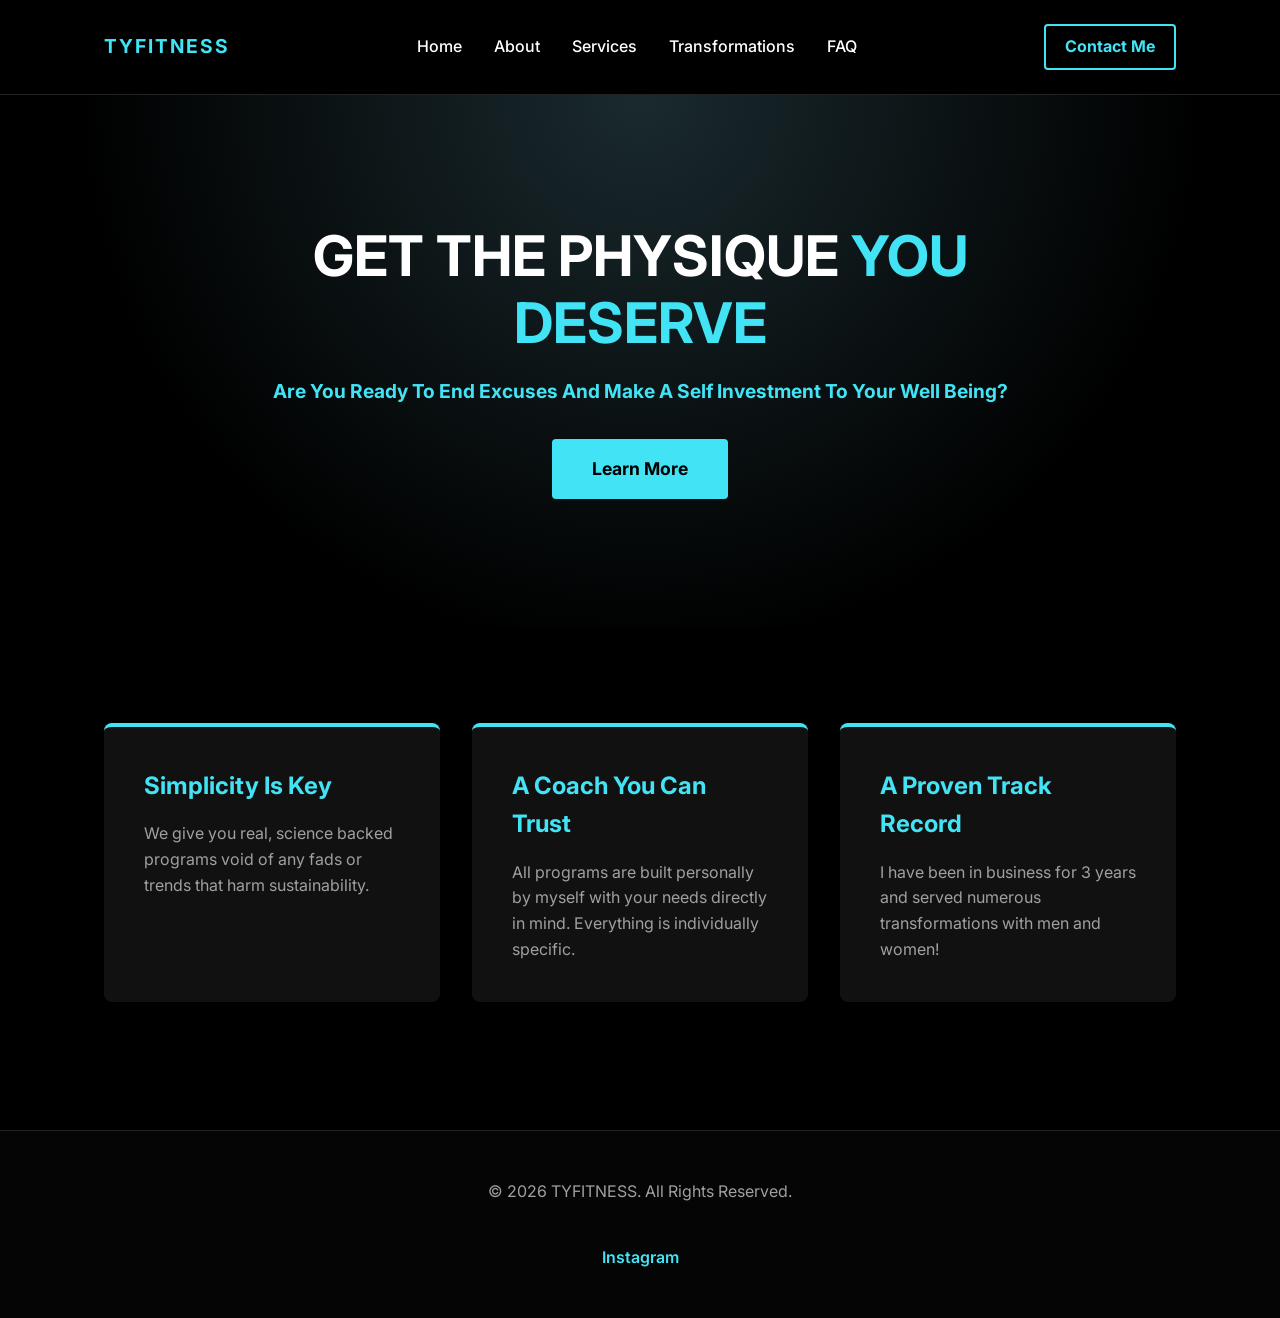
<file: index.html>
<!DOCTYPE html>
<html lang="en">
<head>
    <meta charset="UTF-8">
    <meta name="viewport" content="width=device-width, initial-scale=1.0">
    <title>TYFITNESS | Science-Based Coaching</title>
    <link rel="stylesheet" href="style.css">
</head>
<body>

    <header>
        <nav class="navbar">
            <div class="logo">
                <h2>TYFITNESS</h2> 
            </div>
            <ul class="nav-links">
                <li><a href="index.html" class="highlight">Home</a></li>
                <li><a href="about.html">About</a></li>
                <li><a href="services.html">Services</a></li>
                <li><a href="results.html">Transformations</a></li>
                <li><a href="faq.html">FAQ</a></li>
            </ul>
            <a href="contact.html" class="nav-cta">Contact Me</a>
        </nav>
    </header>

    <section class="hero">
        <div class="hero-content">
            <h1>GET THE PHYSIQUE <span class="highlight">YOU DESERVE</span></h1>
            <p style="color: var(--accent-color); font-weight: bold; font-size: 1.2rem; margin-bottom: 2rem;">Are You Ready To End Excuses And Make A Self Investment To Your Well Being?</p>
            <a href="services.html" class="cta-button primary-btn">Learn More</a>
        </div>
    </section>

    <section class="approach-section">
        <div class="roadmap-grid"> 
            <div class="step-card">
                <h3 class="highlight">Simplicity Is Key</h3>
                <p>We give you real, science backed programs void of any fads or trends that harm sustainability.</p>
            </div>
            <div class="step-card">
                <h3 class="highlight">A Coach You Can Trust</h3>
                <p>All programs are built personally by myself with your needs directly in mind. Everything is individually specific.</p>
            </div>
            <div class="step-card">
                <h3 class="highlight">A Proven Track Record</h3>
                <p>I have been in business for 3 years and served numerous transformations with men and women!</p>
            </div>
        </div>
    </section>

    <footer>
        <div class="footer-content">
            <p>&copy; 2026 TYFITNESS. All Rights Reserved.</p>
            <div class="social-links" style="margin-top: 1rem;">
                <a href="https://www.instagram.com/tyfit101" target="_blank">Instagram</a>
            </div>
        </div>
    </footer>

</body>
</html>
</file>
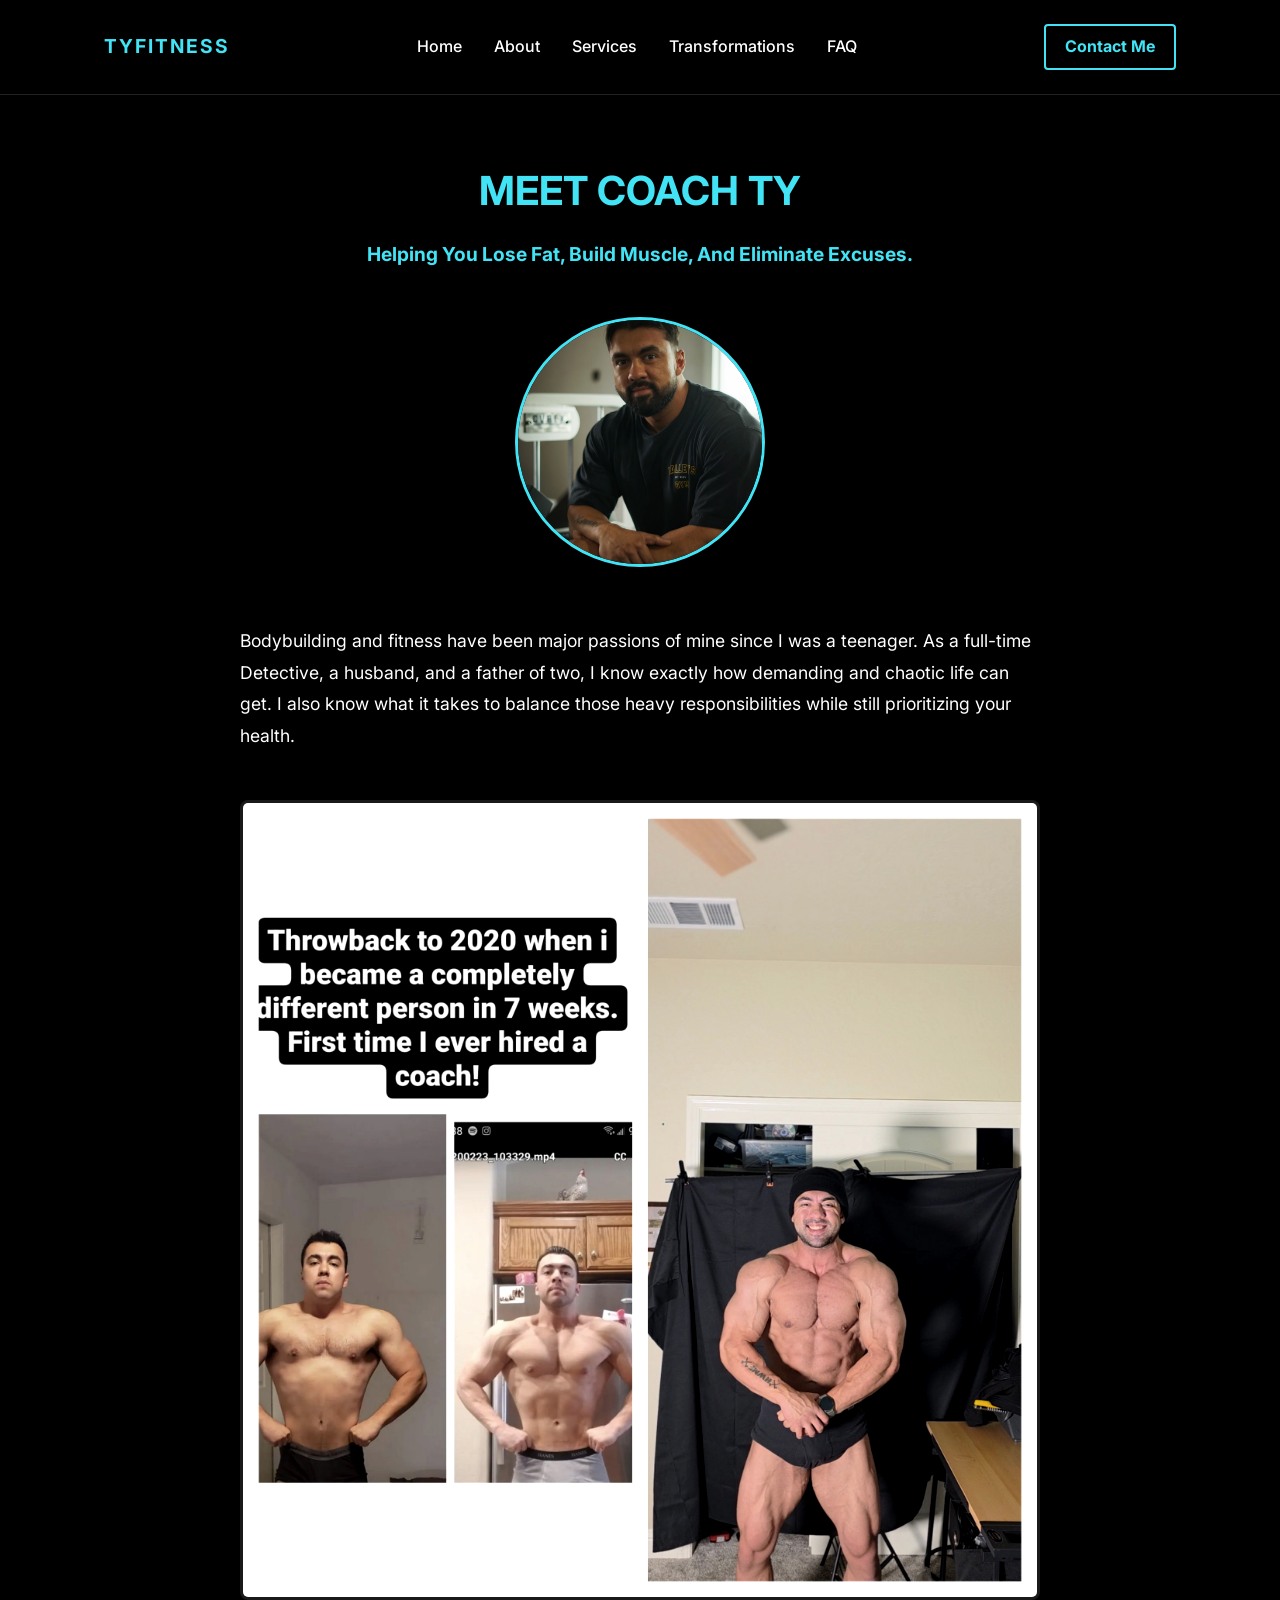
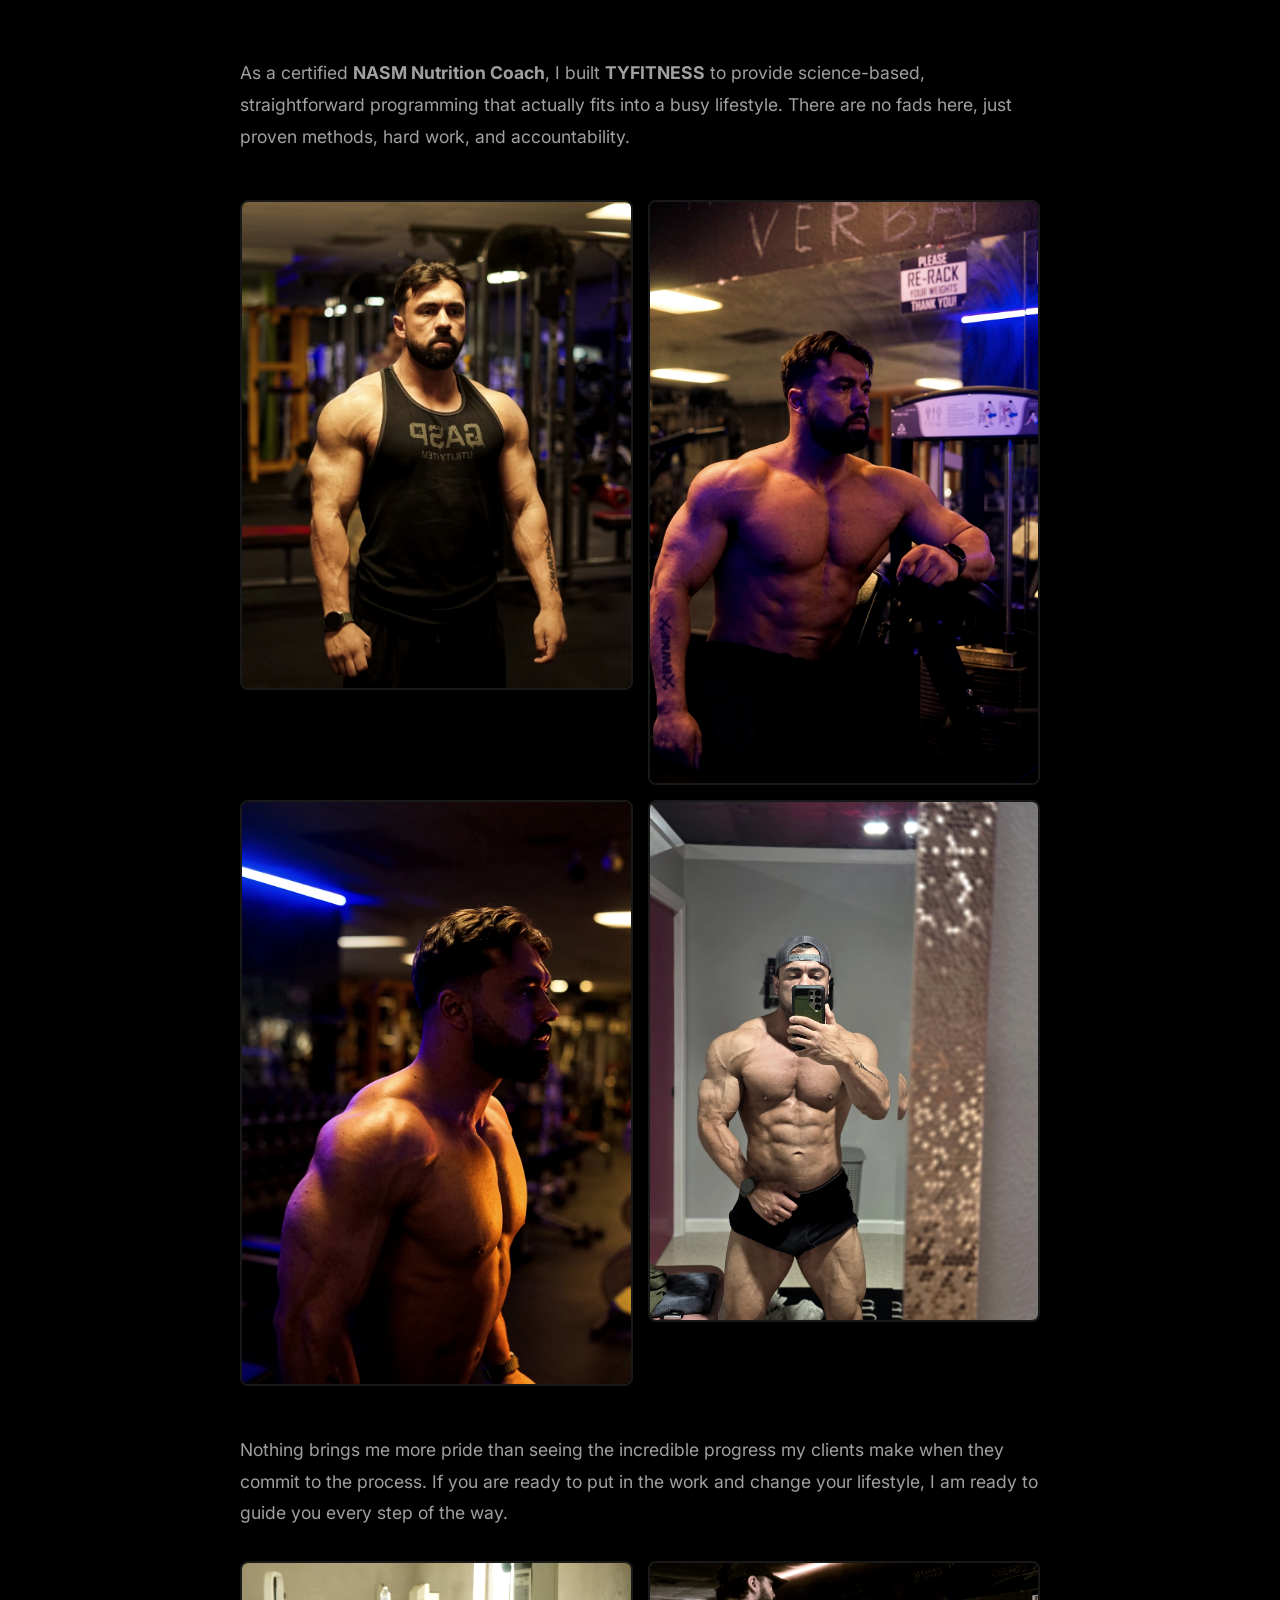
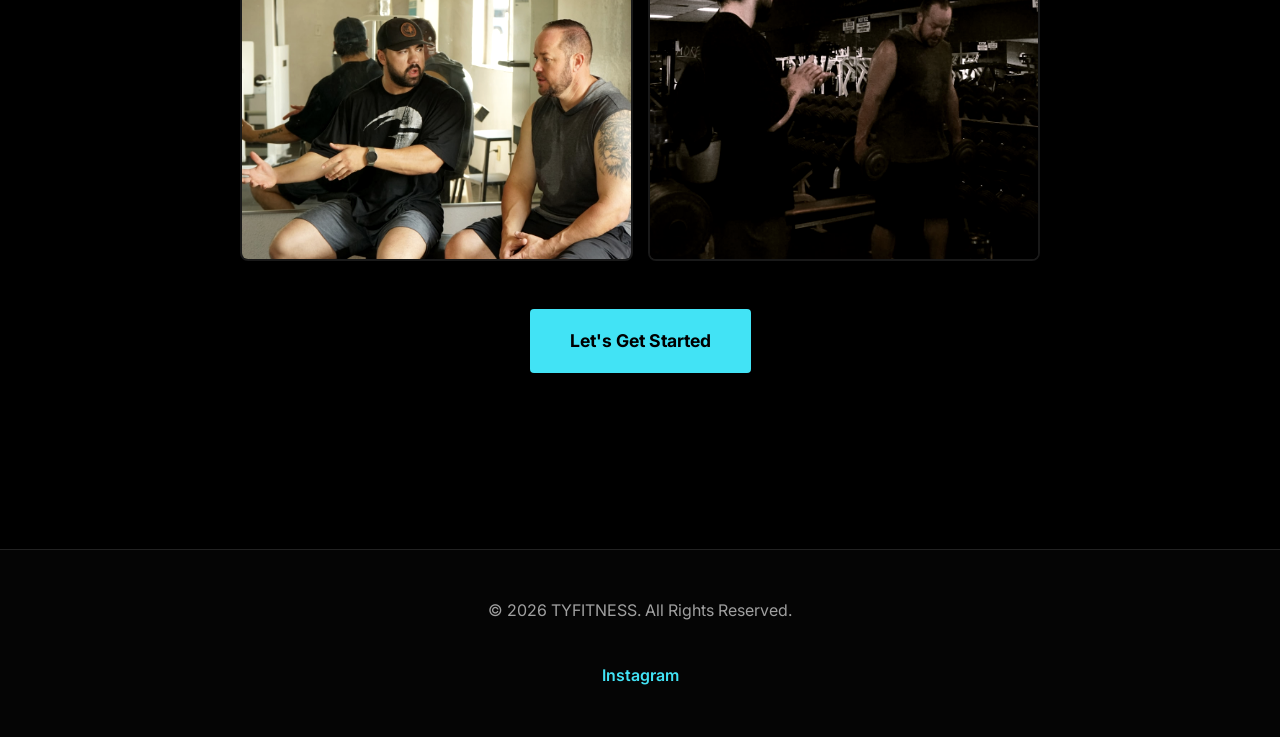
<file: about.html>
<!DOCTYPE html>
<html lang="en">
<head>
    <meta charset="UTF-8">
    <meta name="viewport" content="width=device-width, initial-scale=1.0">
    <title>About Coach Ty | TYFITNESS</title>
    <link rel="stylesheet" href="style.css">
    
    <style>
        /* Container Layouts */
        .transformation-highlight { margin: 3rem 0; text-align: center; }
        .physique-grid { display: grid; grid-template-columns: repeat(2, 1fr); gap: 15px; margin: 3rem 0; }
        .coaching-grid { display: grid; grid-template-columns: repeat(auto-fit, minmax(250px, 1fr)); gap: 15px; margin: 2rem 0 3rem 0; }

        /* Shared Image Styling for All Sections */
        .transformation-highlight img, 
        .physique-grid img, 
        .coaching-grid img {
            width: 100%;
            border-radius: 8px;
            border: 2px solid #222;
            object-fit: cover;
            filter: contrast(1.1) saturate(0.85); /* Cohesive gritty look */
            transition: all 0.3s ease-in-out;
            cursor: pointer; /* Tells the user "look at this" */
        }

        /* Specific heights for grids to keep them tidy */
        .coaching-grid img { height: 300px; }
        .transformation-highlight img { max-width: 100%; height: auto; border-width: 3px; }

        /* --- THE UNIFIED HOVER EFFECT --- */
        .transformation-highlight img:hover, 
        .physique-grid img:hover, 
        .coaching-grid img:hover {
            border-color: var(--accent-color);
            transform: scale(1.02); /* Subtle pop forward */
            filter: contrast(1.1) saturate(1); /* Returns to full color on hover */
            box-shadow: 0 0 20px rgba(66, 227, 245, 0.3); /* The Cyan Glow */
        }

        /* Mobile Adjustments */
        @media (max-width: 600px) {
            .physique-grid { grid-template-columns: 1fr; }
        }
    </style>
</head>
<body>

    <header>
        <nav class="navbar">
            <div class="logo">
                <h2>TYFITNESS</h2> 
            </div>
            <ul class="nav-links">
                <li><a href="index.html">Home</a></li>
                <li><a href="about.html" class="highlight">About</a></li> 
                <li><a href="services.html">Services</a></li>
                <li><a href="results.html">Transformations</a></li>
                <li><a href="faq.html">FAQ</a></li>
            </ul>
            <a href="contact.html" class="nav-cta">Contact Me</a>
        </nav>
    </header>

    <section id="about" class="gallery-section" style="padding-top: 4rem;">
        
        <div class="section-header" style="margin-bottom: 3rem;">
            <h2>MEET COACH TY</h2>
            <p style="color: var(--accent-color); font-weight: bold; font-size: 1.2rem;">Helping You Lose Fat, Build Muscle, And Eliminate Excuses.</p>
        </div>

        <div style="max-width: 800px; margin: 0 auto 3rem auto; line-height: 1.8; font-size: 1.1rem; color: var(--text-muted);">
            
            <div style="text-align: center; margin-bottom: 3rem;">
                <img src="ty-profile.jpg" alt="Coach Ty" style="width: 250px; height: 250px; border-radius: 50%; border: 3px solid var(--accent-color); object-fit: cover; background-color: #111;">
            </div>

            <p style="margin-bottom: 1.5rem; color: var(--text-main);">
                Bodybuilding and fitness have been major passions of mine since I was a teenager. As a full-time Detective, a husband, and a father of two, I know exactly how demanding and chaotic life can get. I also know what it takes to balance those heavy responsibilities while still prioritizing your health.
            </p>

            <div class="transformation-highlight">
                <img src="ty-1.jpg" alt="Coach Ty's Personal Transformation">
            </div>

            <p style="margin-bottom: 1.5rem;">
                As a certified <strong>NASM Nutrition Coach</strong>, I built <strong>TYFITNESS</strong> to provide science-based, straightforward programming that actually fits into a busy lifestyle. There are no fads here, just proven methods, hard work, and accountability.
            </p>

            <div class="physique-grid">
                <img src="physique-1.jpg" alt="Coach Ty Physique Showcase">
                <img src="physique-2.jpg" alt="Coach Ty Physique Showcase">
                <img src="physique-3.jpg" alt="Coach Ty Physique Showcase">
                <img src="physique-4.jpg" alt="Coach Ty Physique Showcase">
            </div>

            <p style="margin-bottom: 1.5rem;">
                Nothing brings me more pride than seeing the incredible progress my clients make when they commit to the process. If you are ready to put in the work and change your lifestyle, I am ready to guide you every step of the way.
            </p>

            <div class="coaching-grid">
                <img src="coaching-1.jpg" alt="Coach Ty working with a client">
                <img src="coaching-2.jpg" alt="Coach Ty instructing form">
            </div>

            <div style="text-align: center; margin-top: 2rem;">
                <a href="contact.html" class="cta-button">Let's Get Started</a>
            </div>

        </div>
    </section>

    <footer>
        <div class="footer-content">
            <p>&copy; 2026 TYFITNESS. All Rights Reserved.</p>
            <div class="social-links" style="margin-top: 1rem;">
                <a href="https://www.instagram.com/tyfit101" target="_blank">Instagram</a>
            </div>
        </div>
    </footer>

</body>
</html>
</file>
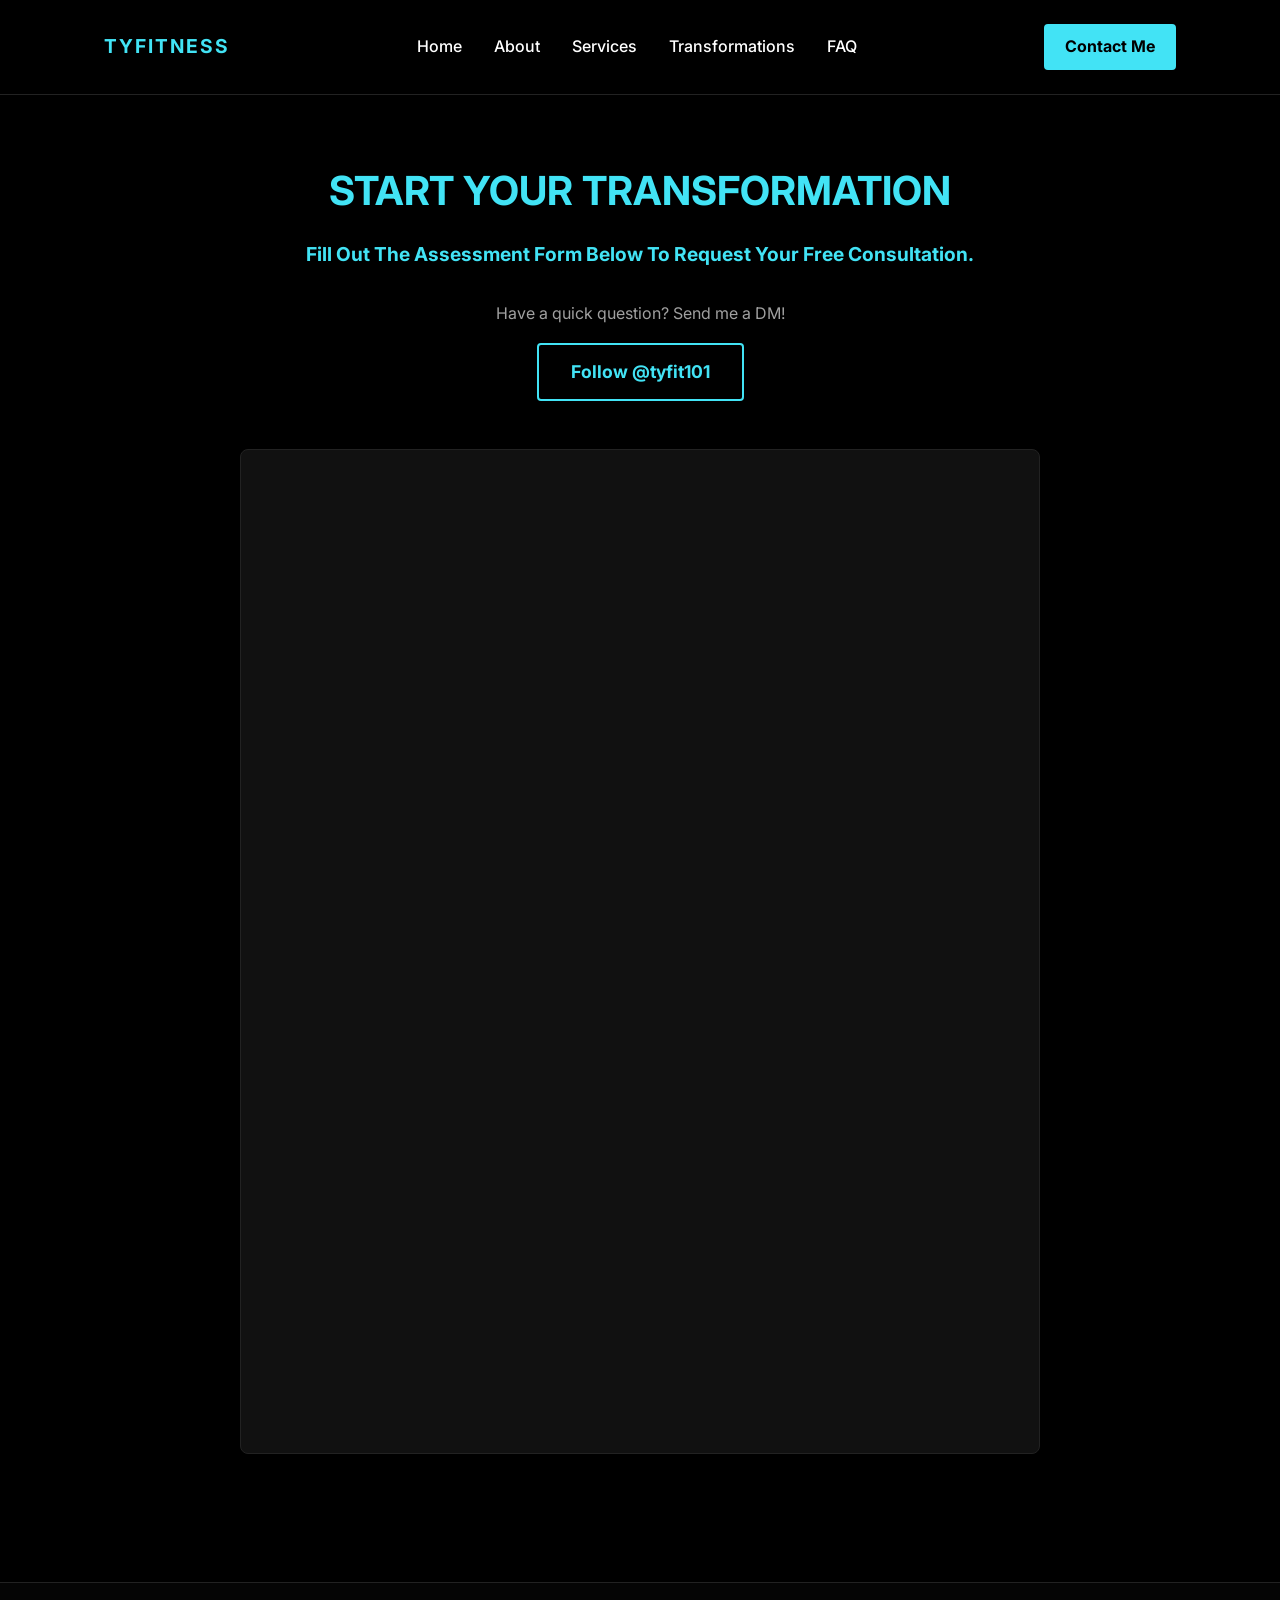
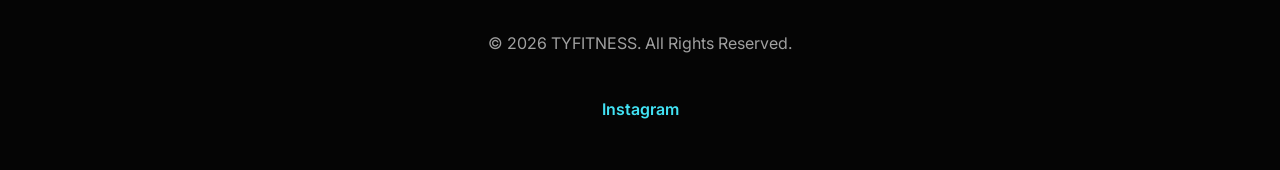
<file: contact.html>
<!DOCTYPE html>
<html lang="en">
<head>
    <meta charset="UTF-8">
    <meta name="viewport" content="width=device-width, initial-scale=1.0">
    <title>Contact | TYFITNESS</title>
    <link rel="stylesheet" href="style.css">
</head>
<body>

    <header>
        <nav class="navbar">
            <div class="logo">
                <h2>TYFITNESS</h2> 
            </div>
            <ul class="nav-links">
                <li><a href="index.html">Home</a></li>
                <li><a href="about.html">About</a></li>
                <li><a href="services.html">Services</a></li>
                <li><a href="results.html">Transformations</a></li>
                <li><a href="faq.html">FAQ</a></li>
            </ul>
            <a href="contact.html" class="nav-cta" style="background-color: var(--accent-color); color: #000;">Contact Me</a>
        </nav>
    </header>

    <section id="contact" class="contact-section" style="padding-top: 4rem;">
        
        <div class="section-header" style="margin-bottom: 2rem;">
            <h2>START YOUR TRANSFORMATION</h2>
            <p style="color: var(--accent-color); font-weight: bold; font-size: 1.2rem;">Fill Out The Assessment Form Below To Request Your Free Consultation.</p>
        </div>

        <div style="text-align: center; margin-bottom: 3rem;">
            <p style="color: var(--text-muted); margin-bottom: 1rem;">Have a quick question? Send me a DM!</p>
            <a href="https://www.instagram.com/tyfit101" target="_blank" class="cta-button" style="background: transparent; border: 2px solid var(--accent-color); color: var(--accent-color); padding: 0.8rem 2rem;">Follow @tyfit101</a>
        </div>

        <div class="form-wrapper" style="text-align: center; max-width: 800px; margin: auto;">
            
            <iframe src="https://forms.gle/vNmy7aBdn7u7DUKe8" width="100%" height="900" frameborder="0" marginheight="0" marginwidth="0">Loading…</iframe>
            
        </div>
        
    </section>

    <footer>
        <div class="footer-content">
            <p>&copy; 2026 TYFITNESS. All Rights Reserved.</p>
            <div class="social-links" style="margin-top: 1rem;">
                <a href="https://www.instagram.com/tyfit101" target="_blank">Instagram</a>
            </div>
        </div>
    </footer>

</body>
</html>
</file>
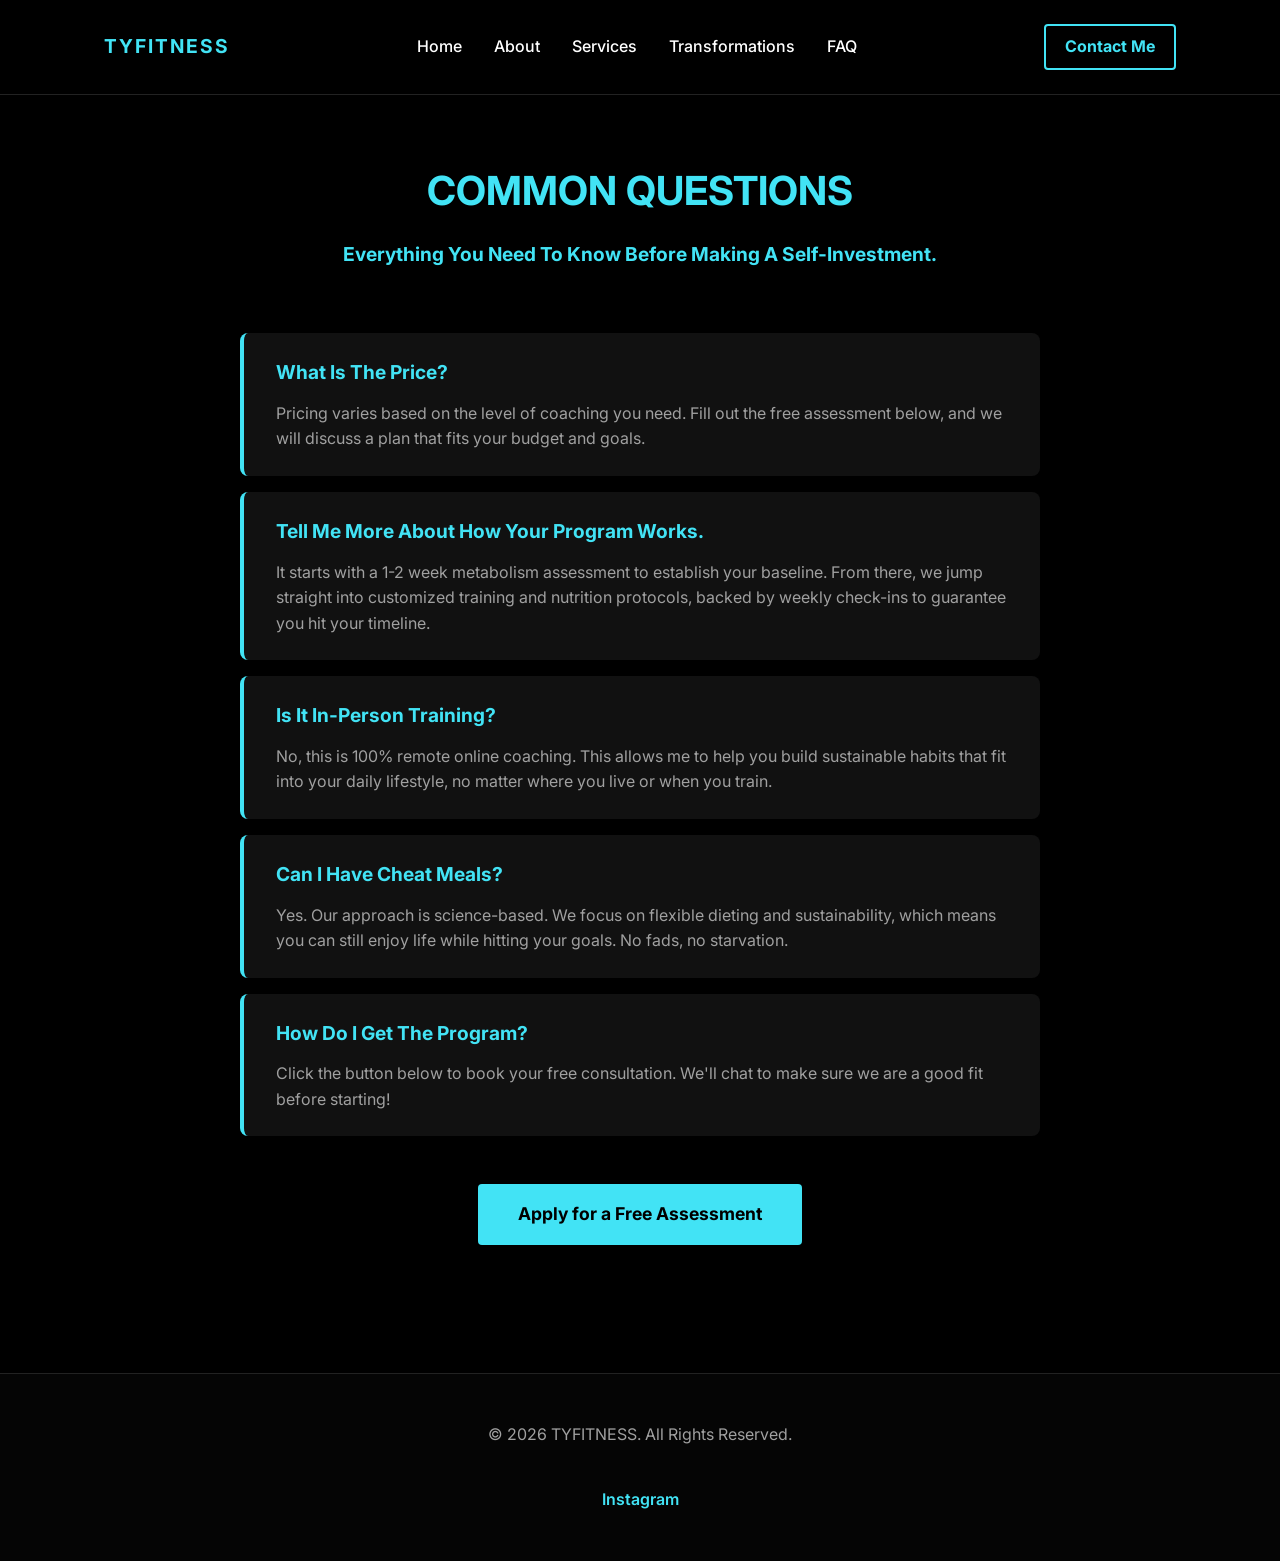
<file: faq.html>
<!DOCTYPE html>
<html lang="en">
<head>
    <meta charset="UTF-8">
    <meta name="viewport" content="width=device-width, initial-scale=1.0">
    <title>FAQ | TYFITNESS</title>
    <link rel="stylesheet" href="style.css">
</head>
<body>

    <header>
        <nav class="navbar">
            <div class="logo">
                <h2>TYFITNESS</h2> 
            </div>
            <ul class="nav-links">
                <li><a href="index.html">Home</a></li>
                <li><a href="about.html">About</a></li>
                <li><a href="services.html">Services</a></li>
                <li><a href="results.html">Transformations</a></li>
                <li><a href="faq.html" class="highlight">FAQ</a></li>
            </ul>
            <a href="contact.html" class="nav-cta">Contact Me</a>
        </nav>
    </header>

    <section id="faq" class="faq-section" style="padding-top: 4rem;">
        
        <div class="section-header" style="margin-bottom: 4rem;">
            <h2>COMMON QUESTIONS</h2>
            <p style="color: var(--accent-color); font-weight: bold; font-size: 1.2rem;">Everything You Need To Know Before Making A Self-Investment.</p>
        </div>

        <div class="faq-container">
            <div class="faq-item">
                <h3 class="highlight">What Is The Price?</h3>
                <p>Pricing varies based on the level of coaching you need. Fill out the free assessment below, and we will discuss a plan that fits your budget and goals.</p>
            </div>
            <div class="faq-item">
                <h3 class="highlight">Tell Me More About How Your Program Works.</h3>
                <p>It starts with a 1-2 week metabolism assessment to establish your baseline. From there, we jump straight into customized training and nutrition protocols, backed by weekly check-ins to guarantee you hit your timeline.</p>
            </div>
            <div class="faq-item">
                <h3 class="highlight">Is It In-Person Training?</h3>
                <p>No, this is 100% remote online coaching. This allows me to help you build sustainable habits that fit into your daily lifestyle, no matter where you live or when you train.</p>
            </div>
            <div class="faq-item">
                <h3 class="highlight">Can I Have Cheat Meals?</h3>
                <p>Yes. Our approach is science-based. We focus on flexible dieting and sustainability, which means you can still enjoy life while hitting your goals. No fads, no starvation.</p>
            </div>
            <div class="faq-item">
                <h3 class="highlight">How Do I Get The Program?</h3>
                <p>Click the button below to book your free consultation. We'll chat to make sure we are a good fit before starting!</p>
            </div>
        </div>
        
        <div style="text-align: center; margin-top: 3rem;">
            <a href="contact.html" class="cta-button">Apply for a Free Assessment</a>
        </div>
    </section>

    <footer>
        <div class="footer-content">
            <p>&copy; 2026 TYFITNESS. All Rights Reserved.</p>
            <div class="social-links" style="margin-top: 1rem;">
                <a href="https://www.instagram.com/tyfit101" target="_blank">Instagram</a>
            </div>
        </div>
    </footer>

</body>
</html>
</file>
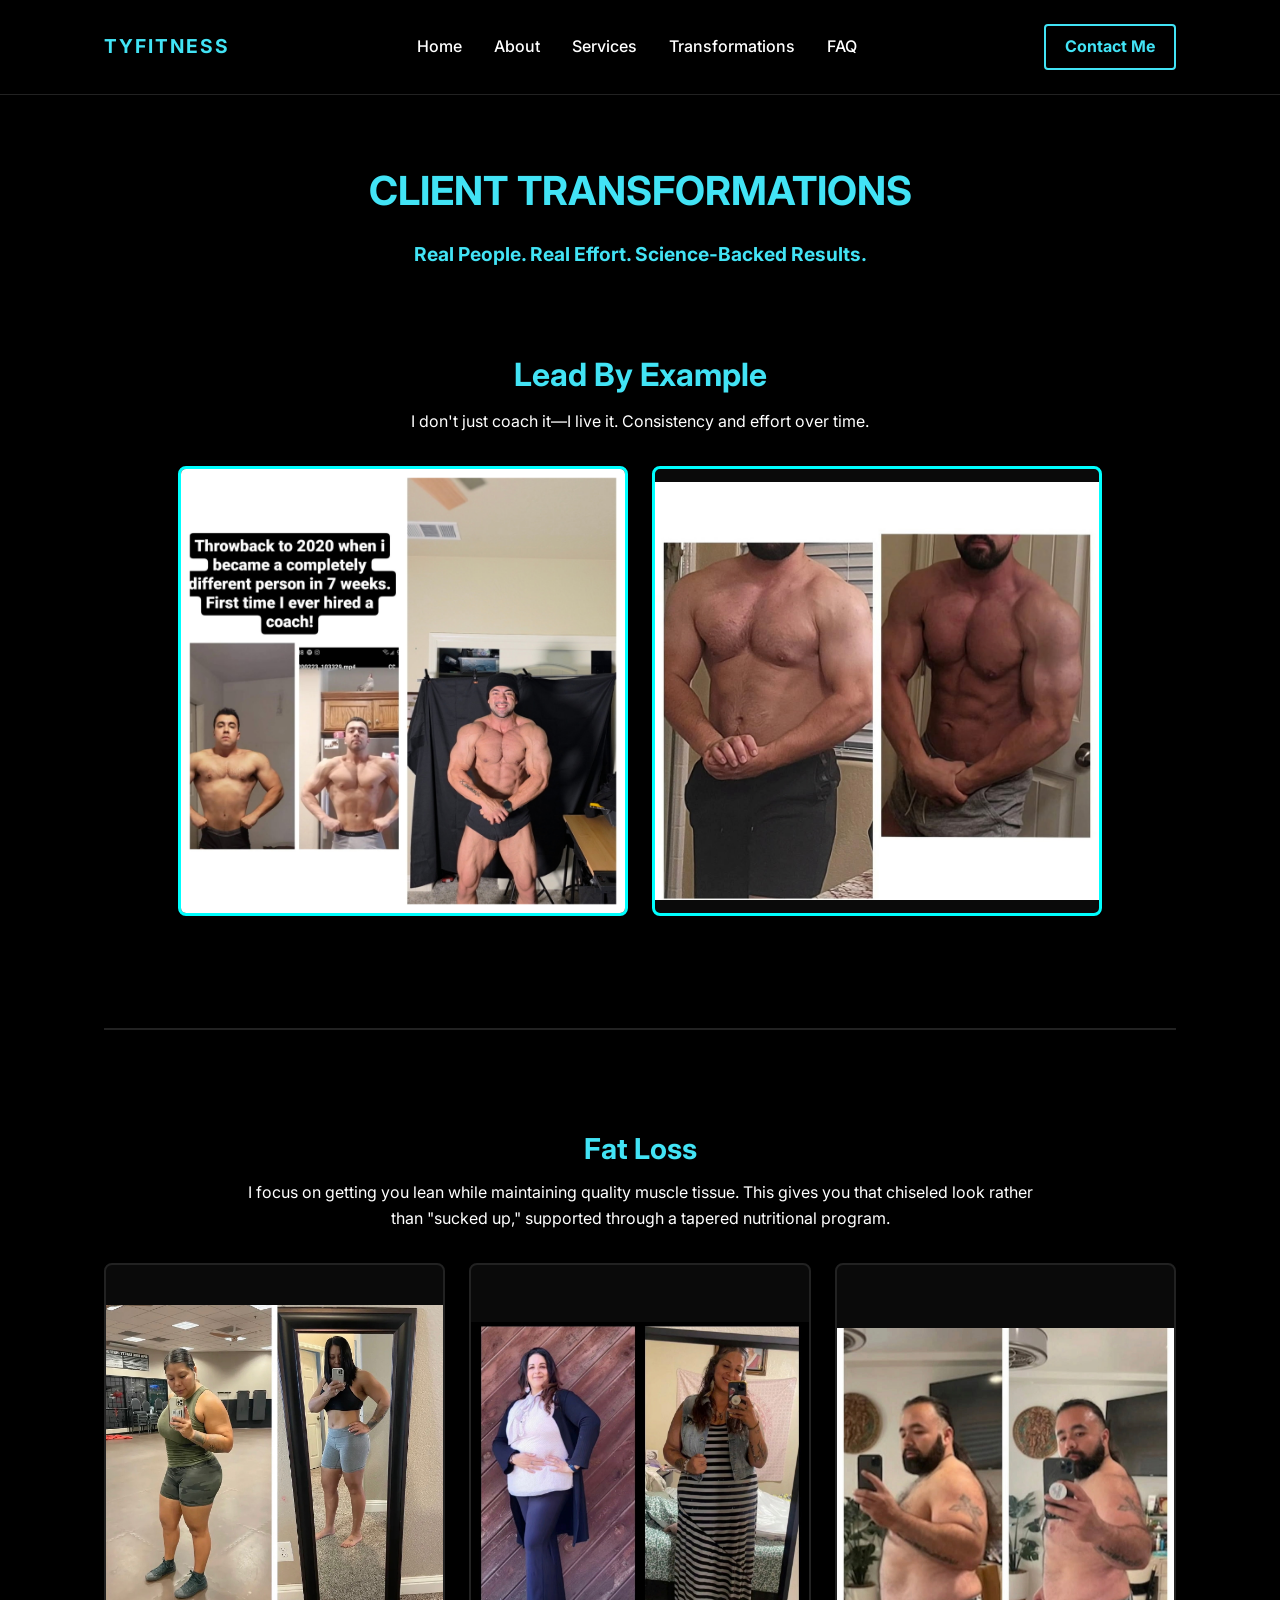
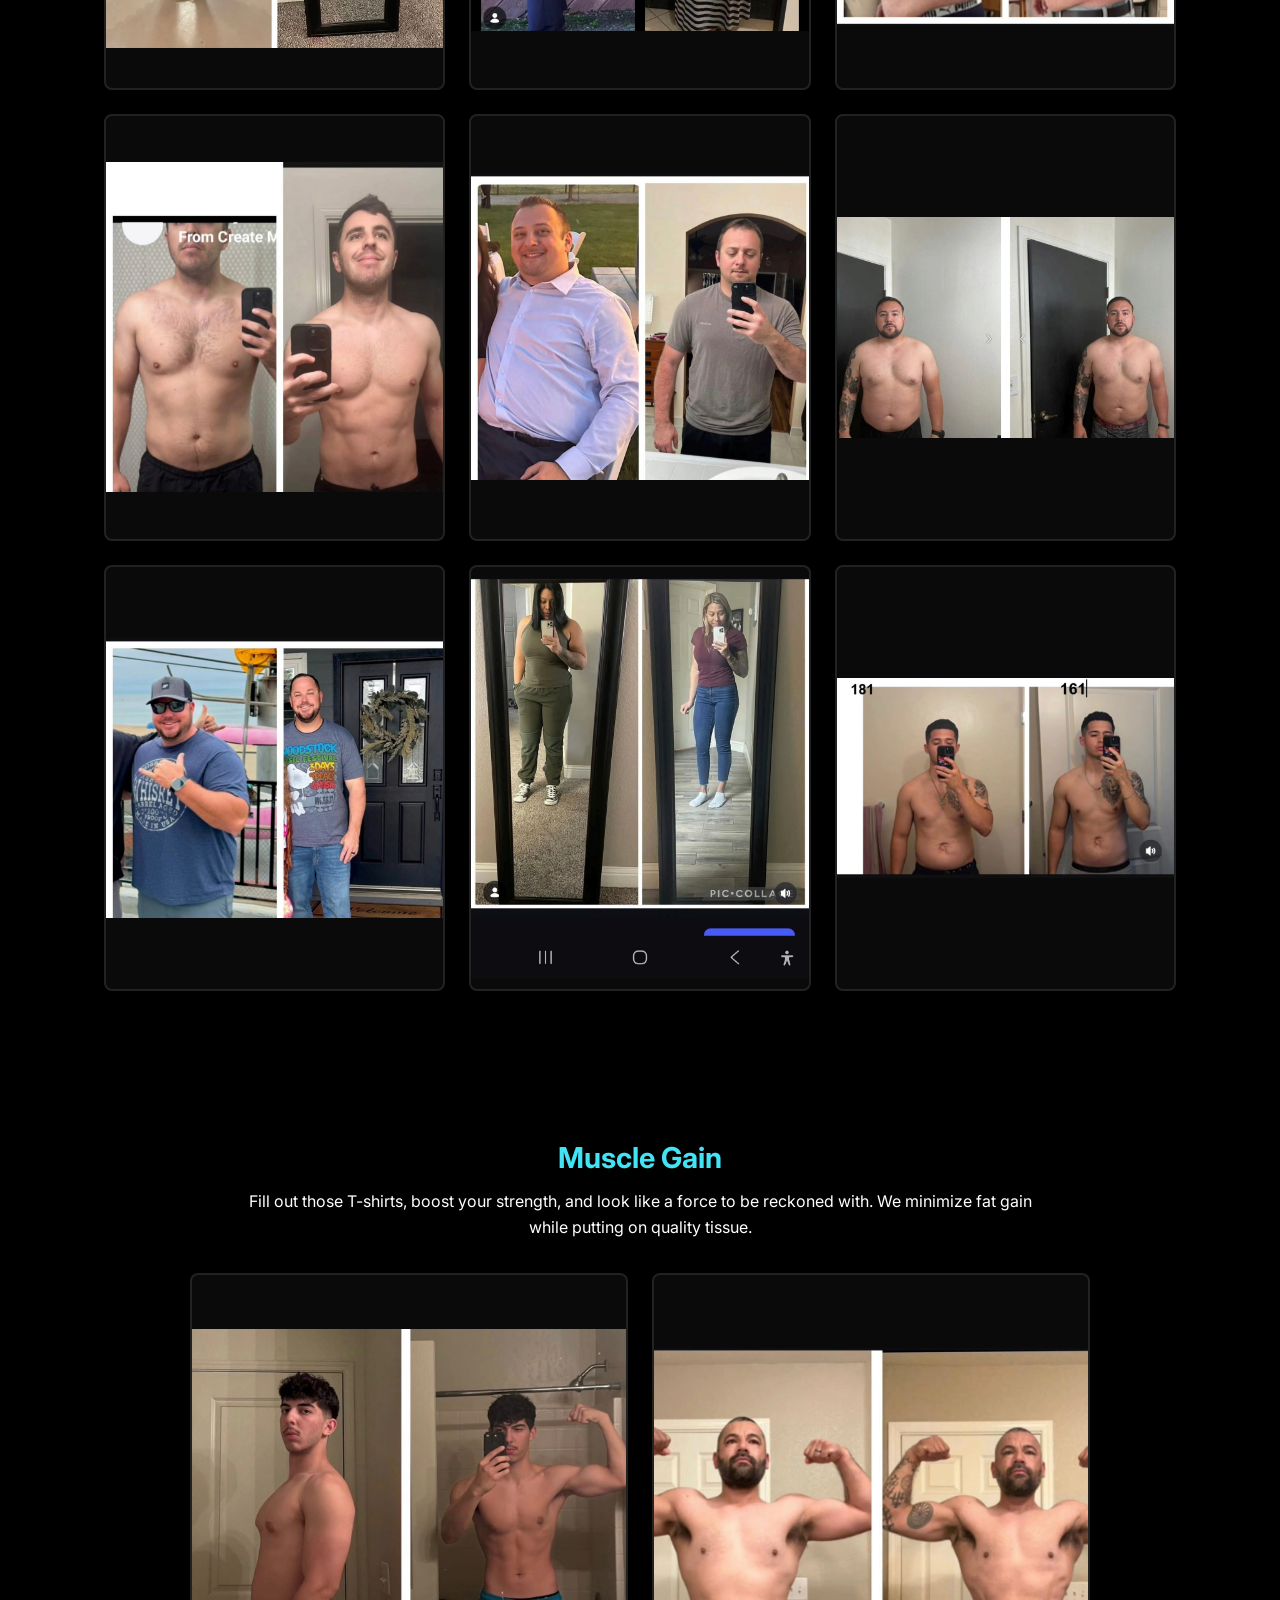
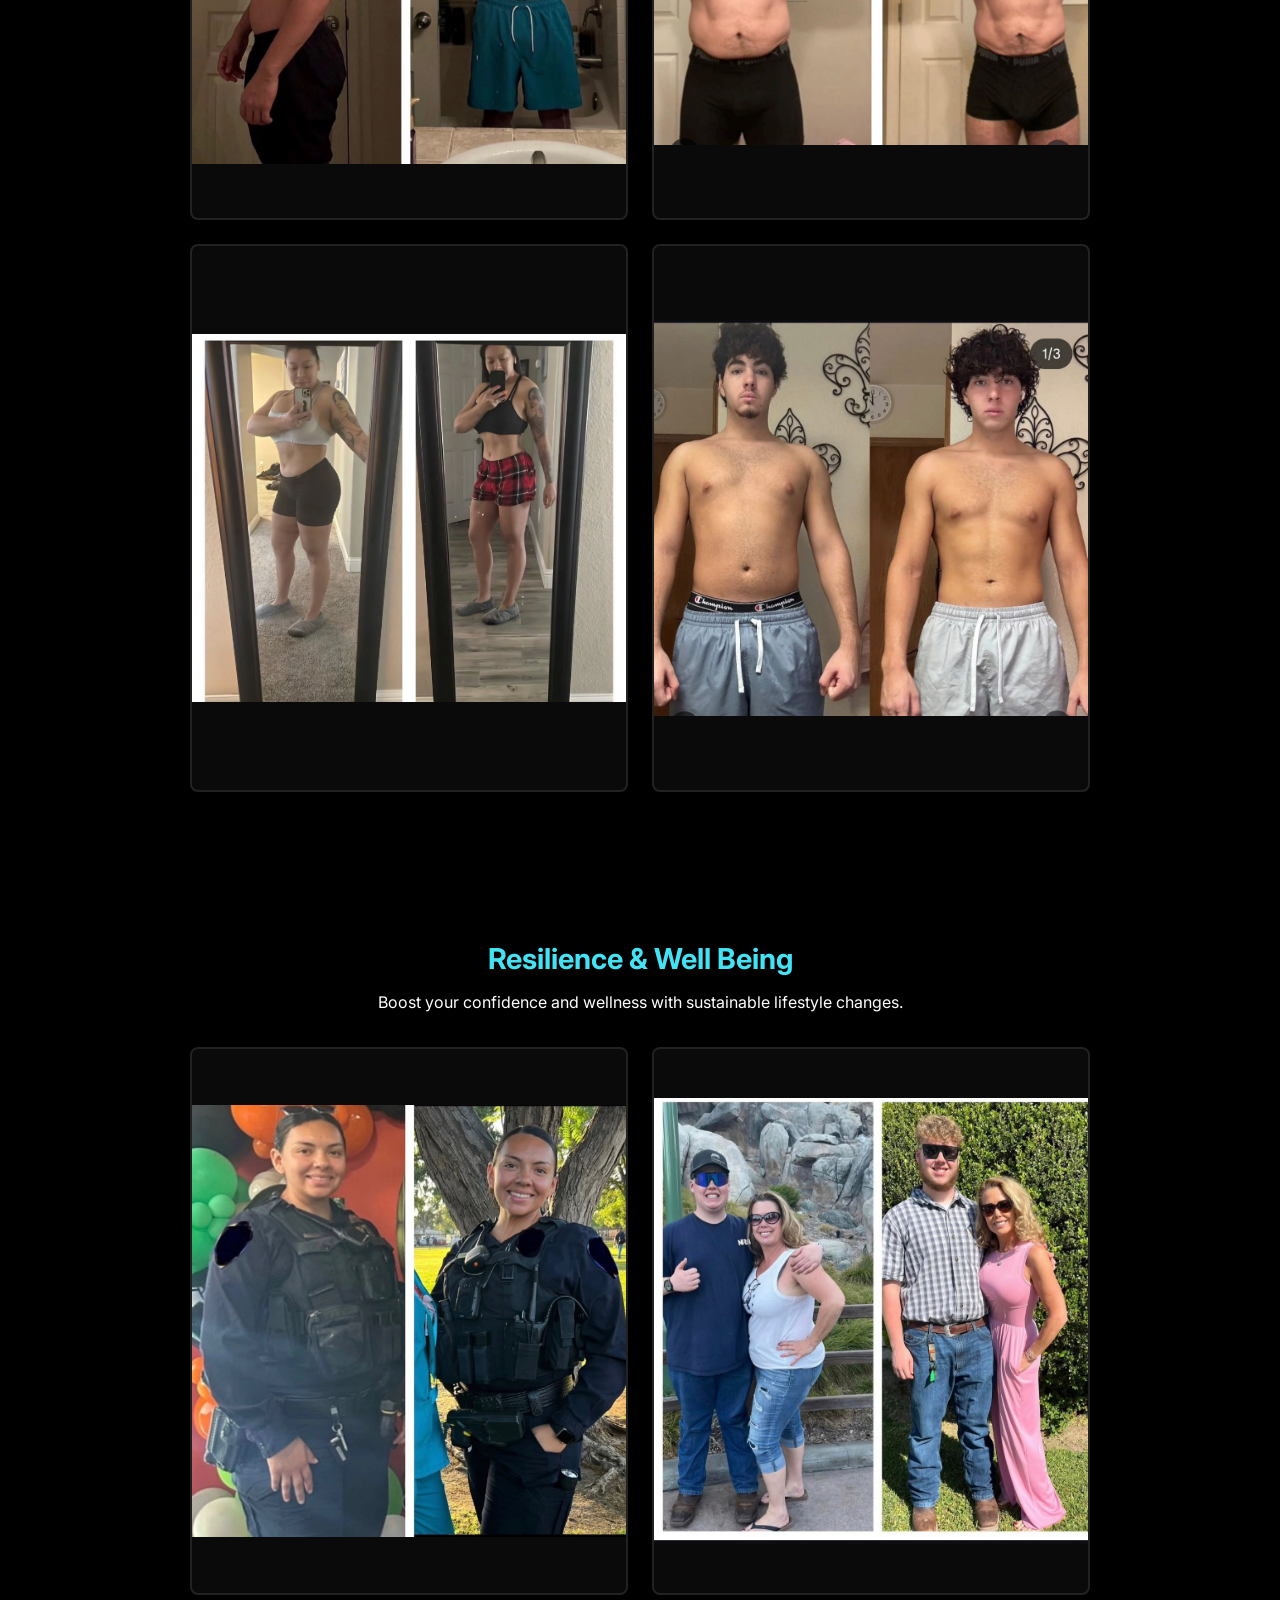
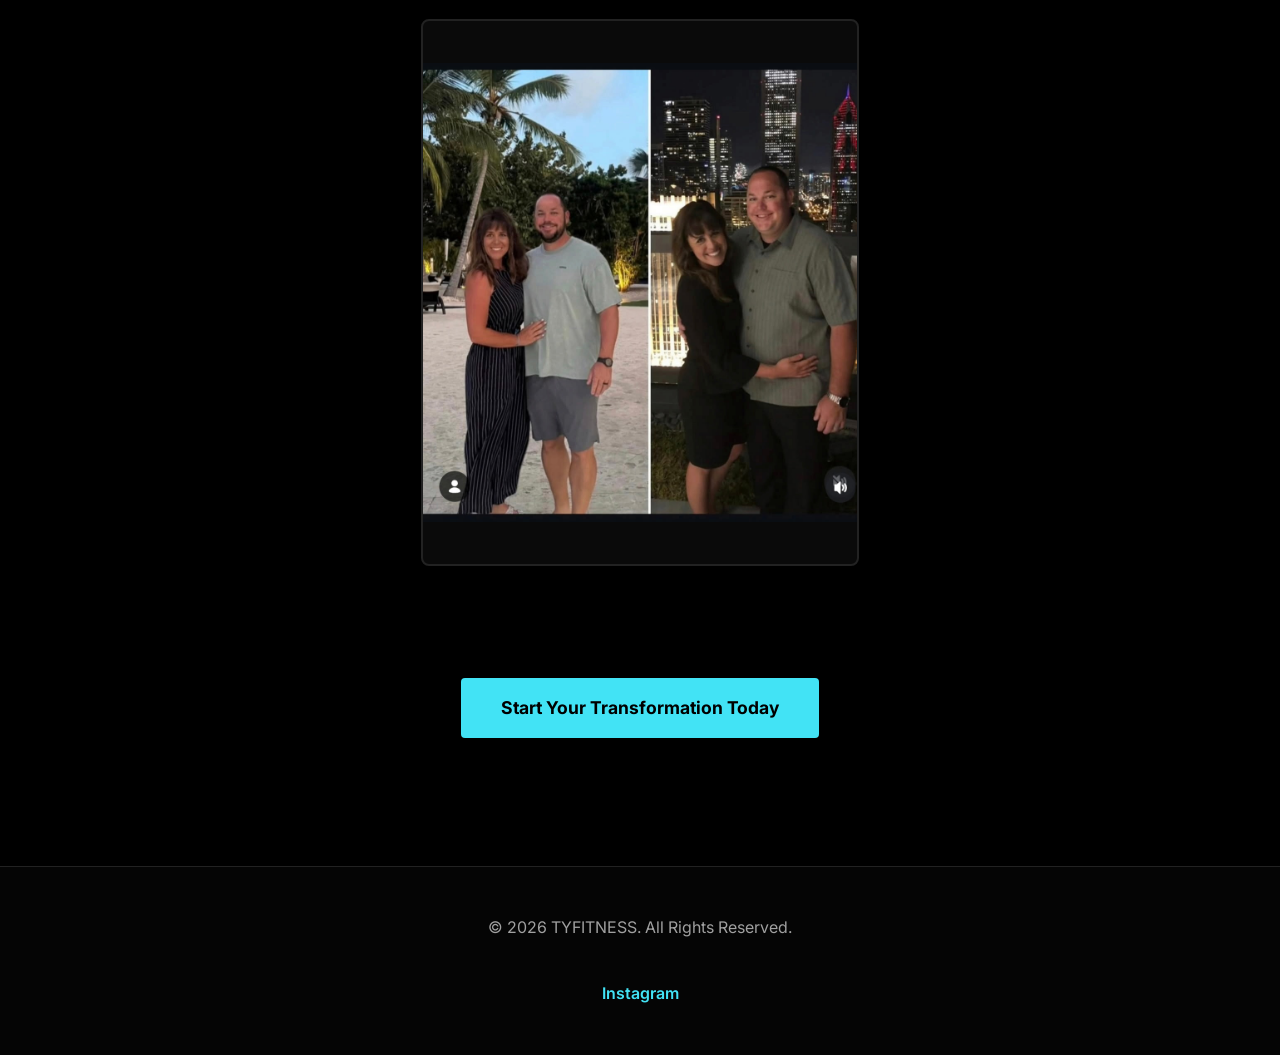
<file: results.html>
<!DOCTYPE html>
<html lang="en">
<head>
    <meta charset="UTF-8">
    <meta name="viewport" content="width=device-width, initial-scale=1.0">
    <title>Transformations | TYFITNESS</title>
    <link rel="stylesheet" href="style.css">
    
    <style>
        .category-section {
            margin-bottom: 5rem;
            padding: 2rem 0;
        }
        .category-header {
            text-align: center;
            margin-bottom: 2rem;
            max-width: 800px;
            margin-left: auto;
            margin-right: auto;
        }
        
        /* Styling for the two Coach photos */
        .coach-grid {
            display: flex;
            gap: 1.5rem;
            justify-content: center;
            flex-wrap: wrap; 
        }
        .coach-grid img {
            width: 100%;
            max-width: 450px; 
            height: auto;
            /* Ensures the entire coach photo fits without cropping */
            object-fit: contain; 
            background-color: #0a0a0a;
            border-radius: 8px;
            border: 3px solid #00ffff; 
            transition: transform 0.3s ease;
        }
        .coach-grid img:hover {
            transform: scale(1.02);
        }

        /* Styling for the client grids */
        .photo-grid {
            display: grid;
            grid-template-columns: repeat(auto-fill, minmax(280px, 1fr));
            gap: 1.5rem;
            width: 100%;
        }
        .photo-grid img {
            width: 100%;
            aspect-ratio: 4/5; /* Keeps the BOXES perfectly uniform */
            
            /* THIS IS THE FIX: */
            object-fit: contain; /* Shows the WHOLE photo without cropping */
            background-color: #0a0a0a; /* Fills empty space with a clean dark background */
            
            border-radius: 8px;
            border: 2px solid #222;
            transition: transform 0.3s ease;
        }
        .photo-grid img:hover {
            transform: scale(1.02);
            border-color: #00ffff; /* Cyan hover effect */
        }

        /* Modifier to force 2 columns on Desktop for Muscle/Resilience */
        @media (min-width: 768px) {
            .photo-grid.two-across {
                grid-template-columns: 1fr 1fr;
                max-width: 900px; 
                margin: 0 auto;   
            }
            /* Centers the odd item on the bottom row if there are 3 images */
            .photo-grid.two-across img:last-child:nth-child(odd) {
                grid-column: span 2;
                max-width: calc(50% - 0.75rem);
                margin: 0 auto;
            }
        }
    </style>
</head>
<body>

    <header>
        <nav class="navbar">
            <div class="logo">
                <h2>TYFITNESS</h2> 
            </div>
            <ul class="nav-links">
                <li><a href="index.html">Home</a></li>
                <li><a href="about.html">About</a></li>
                <li><a href="services.html">Services</a></li>
                <li><a href="results.html" class="highlight">Transformations</a></li>
                <li><a href="faq.html">FAQ</a></li>
            </ul>
            <a href="contact.html" class="nav-cta">Contact Me</a>
        </nav>
    </header>

    <section id="transformations" class="gallery-section" style="padding-top: 4rem;">
        
        <div class="section-header" style="margin-bottom: 3rem;">
            <h2>CLIENT TRANSFORMATIONS</h2>
            <p style="color: var(--accent-color, #00ffff); font-weight: bold; font-size: 1.2rem;">Real People. Real Effort. Science-Backed Results.</p>
        </div>

        <div class="category-section">
            <div class="category-header">
                <h3 class="highlight" style="font-size: 2rem; margin-bottom: 0.5rem;">Lead By Example</h3>
                <p>I don't just coach it—I live it. Consistency and effort over time.</p>
            </div>
            <div class="coach-grid">
                <img src="ty-1.jpg" alt="Coach Ty Transformation 1">
                <img src="ty-2.jpg" alt="Coach Ty Transformation 2">
            </div>
        </div>

        <hr style="border: 1px solid #222; margin-bottom: 4rem;">

        <div class="category-section">
            <div class="category-header">
                <h3 class="highlight" style="font-size: 1.8rem; margin-bottom: 0.5rem;">Fat Loss</h3>
                <p>I focus on getting you lean while maintaining quality muscle tissue. This gives you that chiseled look rather than "sucked up," supported through a tapered nutritional program.</p>
            </div>
            <div class="photo-grid">
                <img src="fatloss-1.jpg" alt="Fat Loss Result">
                <img src="fatloss-2.jpg" alt="Fat Loss Result">
                <img src="fatloss-3.jpg" alt="Fat Loss Result">
                <img src="fatloss-4.jpg" alt="Fat Loss Result">
                <img src="fatloss-5.jpg" alt="Fat Loss Result">
                <img src="fatloss-6.jpg" alt="Fat Loss Result">
                <img src="fatloss-7.jpg" alt="Fat Loss Result">
                <img src="fatloss-8.jpg" alt="Fat Loss Result">
                <img src="fatloss-9.jpg" alt="Fat Loss Result">
            </div>
        </div>

        <div class="category-section">
            <div class="category-header">
                <h3 class="highlight" style="font-size: 1.8rem; margin-bottom: 0.5rem;">Muscle Gain</h3>
                <p>Fill out those T-shirts, boost your strength, and look like a force to be reckoned with. We minimize fat gain while putting on quality tissue.</p>
            </div>
            <div class="photo-grid two-across">
                <img src="muscle-1.jpg" alt="Muscle Gain Result">
                <img src="muscle-2.jpg" alt="Muscle Gain Result">
                <img src="muscle-3.jpg" alt="Muscle Gain Result">
                <img src="muscle-4.jpg" alt="Muscle Gain Result">
            </div>
        </div>

        <div class="category-section">
            <div class="category-header">
                <h3 class="highlight" style="font-size: 1.8rem; margin-bottom: 0.5rem;">Resilience & Well Being</h3>
                <p>Boost your confidence and wellness with sustainable lifestyle changes.</p>
            </div>
            <div class="photo-grid two-across">
                <img src="resilience-1.jpg" alt="Lifestyle Change">
                <img src="resilience-2.jpg" alt="Lifestyle Change">
                <img src="resilience-3.jpg" alt="Lifestyle Change">
            </div>
        </div>
        
        <div style="text-align: center; margin-top: 3rem;">
            <a href="contact.html" class="cta-button">Start Your Transformation Today</a>
        </div>

    </section>

    <footer>
        <div class="footer-content">
            <p>&copy; 2026 TYFITNESS. All Rights Reserved.</p>
            <div class="social-links" style="margin-top: 1rem;">
                <a href="https://www.instagram.com/tyfit101" target="_blank">Instagram</a>
            </div>
        </div>
    </footer>

</body>
</html>
</file>
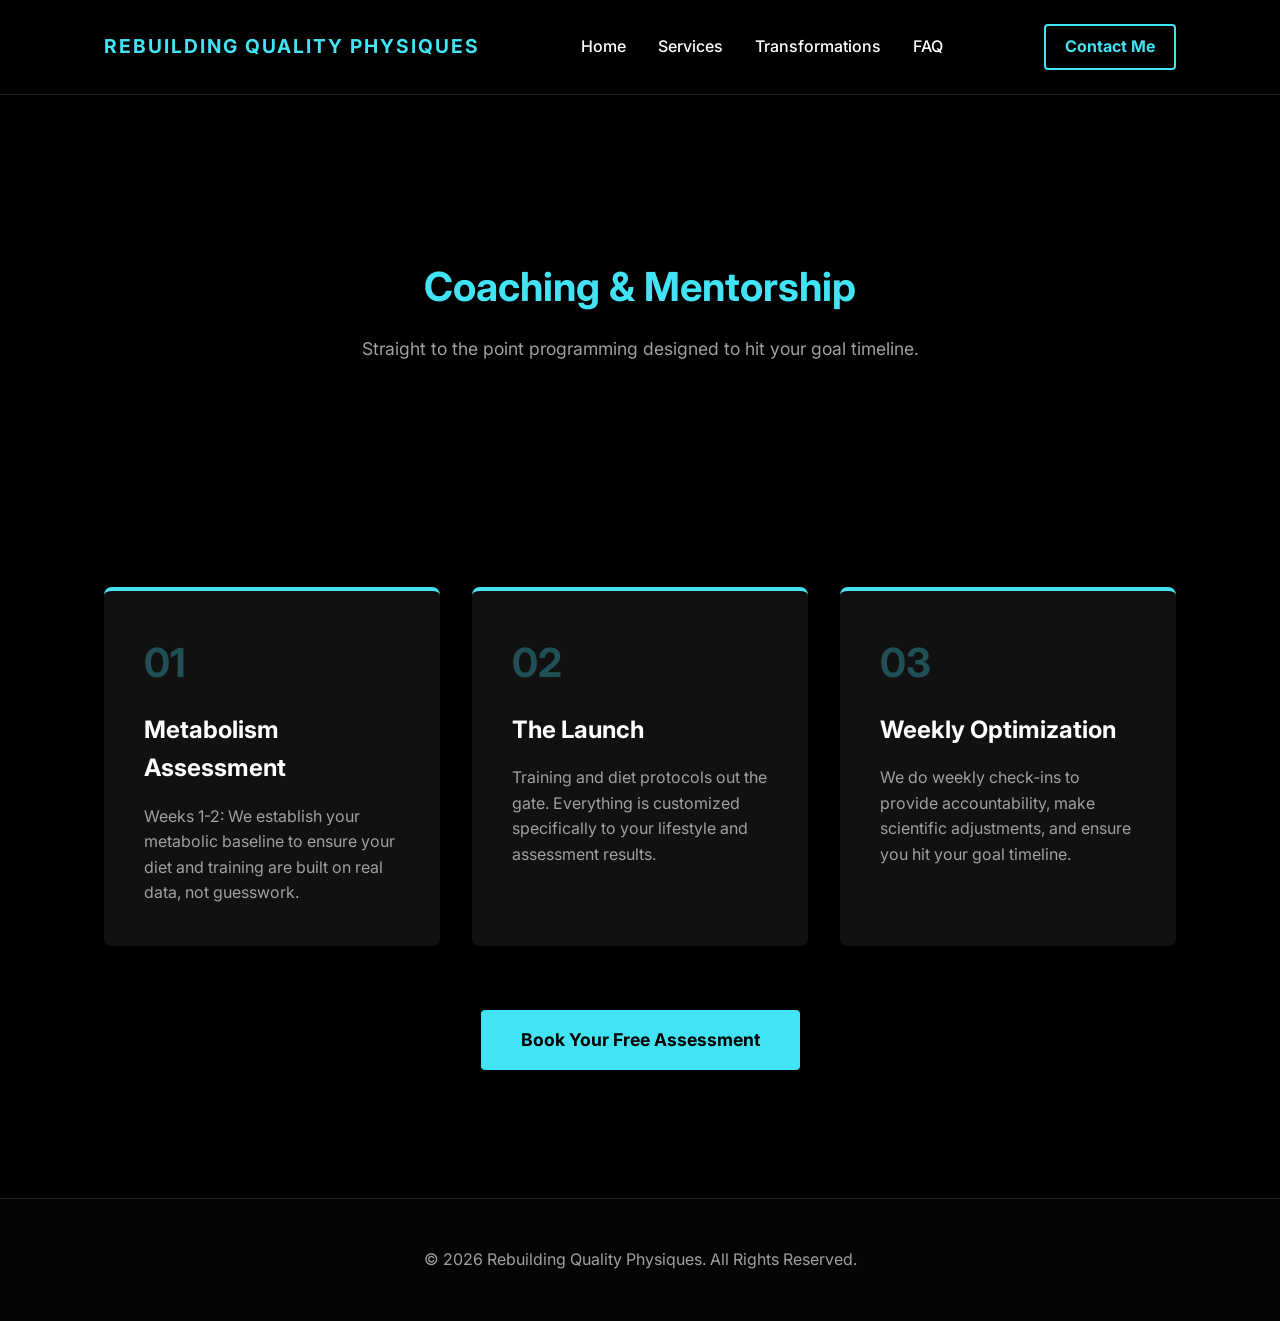
<file: Services.html>
<!DOCTYPE html>
<html lang="en">
<head>
    <meta charset="UTF-8">
    <meta name="viewport" content="width=device-width, initial-scale=1.0">
    <title>Services | Rebuilding Quality Physiques</title>
    <link rel="stylesheet" href="style.css">
</head>
<body>

    <header>
        <nav class="navbar">
            <div class="logo">
                <h2>REBUILDING QUALITY PHYSIQUES</h2> 
            </div>
            <ul class="nav-links">
                <li><a href="index.html">Home</a></li>
                <li><a href="services.html" class="highlight">Services</a></li> <li><a href="results.html">Transformations</a></li>
                <li><a href="faq.html">FAQ</a></li>
            </ul>
            <a href="contact.html" class="nav-cta">Contact Me</a>
        </nav>
    </header>

    <section class="section-header" style="margin-top: 4rem; margin-bottom: 2rem;">
        <h2>Coaching & Mentorship</h2>
        <p>Straight to the point programming designed to hit your goal timeline.</p>
    </section>

    <section id="roadmap" class="roadmap-section">
        <div class="roadmap-grid">
            <div class="step-card">
                <div class="step-number">01</div>
                <h3>Metabolism Assessment</h3>
                <p>Weeks 1-2: We establish your metabolic baseline to ensure your diet and training are built on real data, not guesswork.</p>
            </div>
            
            <div class="step-card">
                <div class="step-number">02</div>
                <h3>The Launch</h3>
                <p>Training and diet protocols out the gate. Everything is customized specifically to your lifestyle and assessment results.</p>
            </div>
            
            <div class="step-card">
                <div class="step-number">03</div>
                <h3>Weekly Optimization</h3>
                <p>We do weekly check-ins to provide accountability, make scientific adjustments, and ensure you hit your goal timeline.</p>
            </div>
        </div>
        
        <div style="text-align: center; margin-top: 4rem;">
            <a href="contact.html" class="cta-button">Book Your Free Assessment</a>
        </div>
    </section>

    <footer>
        <div class="footer-content">
            <p>&copy; 2026 Rebuilding Quality Physiques. All Rights Reserved.</p>
        </div>
    </footer>

</body>
</html>
</file>
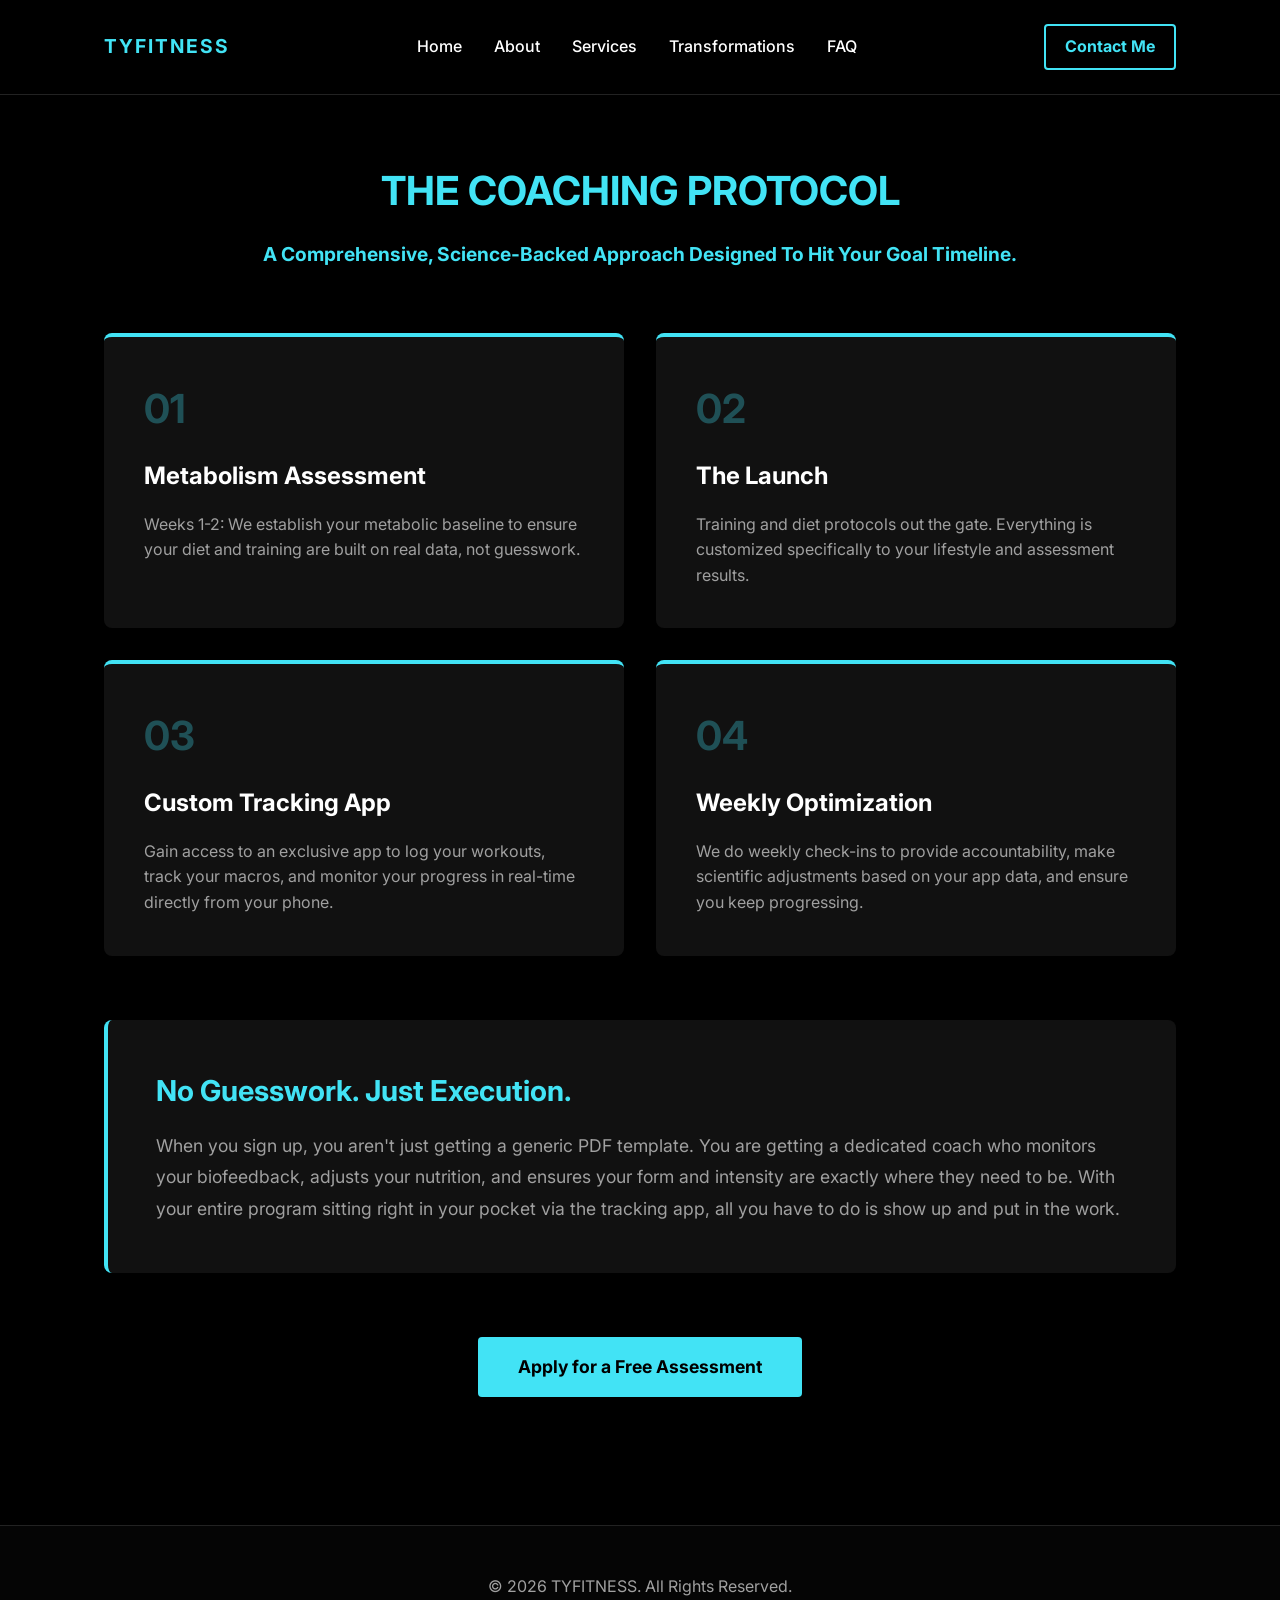
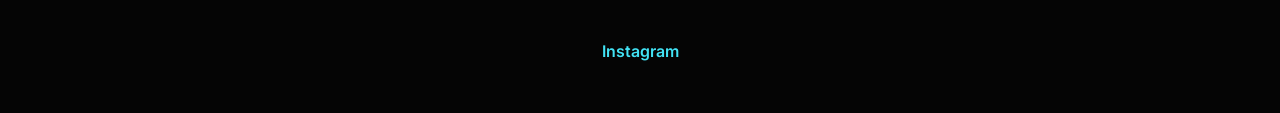
<file: services.html>
<!DOCTYPE html>
<html lang="en">
<head>
    <meta charset="UTF-8">
    <meta name="viewport" content="width=device-width, initial-scale=1.0">
    <title>Services | TYFITNESS</title>
    <link rel="stylesheet" href="style.css">
</head>
<body>

    <header>
        <nav class="navbar">
            <div class="logo">
                <h2>TYFITNESS</h2> 
            </div>
            <ul class="nav-links">
                <li><a href="index.html">Home</a></li>
                <li><a href="about.html">About</a></li>
                <li><a href="services.html" class="highlight">Services</a></li>
                <li><a href="results.html">Transformations</a></li>
                <li><a href="faq.html">FAQ</a></li>
            </ul>
            <a href="contact.html" class="nav-cta">Contact Me</a>
        </nav>
    </header>

    <section id="roadmap" class="roadmap-section" style="padding-top: 4rem;">
        
        <div class="section-header" style="margin-bottom: 4rem;">
            <h2>THE COACHING PROTOCOL</h2>
            <p style="color: var(--accent-color); font-weight: bold; font-size: 1.2rem;">A Comprehensive, Science-Backed Approach Designed To Hit Your Goal Timeline.</p>
        </div>

        <div class="roadmap-grid" style="grid-template-columns: repeat(auto-fit, minmax(400px, 1fr));">
            
            <div class="step-card">
                <div class="step-number">01</div>
                <h3>Metabolism Assessment</h3>
                <p>Weeks 1-2: We establish your metabolic baseline to ensure your diet and training are built on real data, not guesswork.</p>
            </div>
            
            <div class="step-card">
                <div class="step-number">02</div>
                <h3>The Launch</h3>
                <p>Training and diet protocols out the gate. Everything is customized specifically to your lifestyle and assessment results.</p>
            </div>

            <div class="step-card">
                <div class="step-number">03</div>
                <h3>Custom Tracking App</h3>
                <p>Gain access to an exclusive app to log your workouts, track your macros, and monitor your progress in real-time directly from your phone.</p>
            </div>
            
            <div class="step-card">
                <div class="step-number">04</div>
                <h3>Weekly Optimization</h3>
                <p>We do weekly check-ins to provide accountability, make scientific adjustments based on your app data, and ensure you keep progressing.</p>
            </div>
        </div>

        <div style="margin-top: 4rem; background-color: var(--card-bg); padding: 3rem; border-radius: 8px; border-left: 4px solid var(--accent-color);">
            <h3 style="margin-bottom: 1rem; color: var(--accent-color); font-size: 1.8rem;">No Guesswork. Just Execution.</h3>
            <p style="color: var(--text-muted); font-size: 1.1rem; line-height: 1.8;">
                When you sign up, you aren't just getting a generic PDF template. You are getting a dedicated coach who monitors your biofeedback, adjusts your nutrition, and ensures your form and intensity are exactly where they need to be. With your entire program sitting right in your pocket via the tracking app, all you have to do is show up and put in the work.
            </p>
        </div>
        
        <div style="text-align: center; margin-top: 4rem;">
            <a href="contact.html" class="cta-button">Apply for a Free Assessment</a>
        </div>
    </section>

    <footer>
        <div class="footer-content">
            <p>&copy; 2026 TYFITNESS. All Rights Reserved.</p>
            <div class="social-links" style="margin-top: 1rem;">
                <a href="https://www.instagram.com/tyfit101" target="_blank">Instagram</a>
            </div>
        </div>
    </footer>

</body>
</html>
</file>
<file: style.css>
/* Import a clean, modern font */
@import url('https://fonts.googleapis.com/css2?family=Inter:wght@300;400;700&display=swap');

/* Color Palette & Variables */
:root {
    --bg-color: #000000;
    --card-bg: #111111;
    --accent-color: #42e3f5; /* Cyan from his mockups */
    --text-main: #ffffff;
    --text-muted: #a0a0a0;
}

/* Global Reset */
* {
    margin: 0;
    padding: 0;
    box-sizing: border-box;
}

body {
    font-family: 'Inter', sans-serif;
    background-color: var(--bg-color);
    color: var(--text-main);
    line-height: 1.6;
}

/* --- NAVIGATION --- */
header {
    background-color: rgba(0, 0, 0, 0.95);
    position: sticky;
    top: 0;
    z-index: 100;
    border-bottom: 1px solid #222;
}

.navbar {
    display: flex;
    justify-content: space-between;
    align-items: center;
    padding: 1.5rem 5%;
    max-width: 1200px;
    margin: auto;
}

.logo h2 {
    color: var(--accent-color);
    font-weight: 700;
    letter-spacing: 2px;
    font-size: 1.2rem; 
    text-transform: uppercase;
    white-space: nowrap; 
}

.nav-links {
    list-style: none;
    display: flex;
    gap: 2rem;
}

.nav-links a {
    color: var(--text-main);
    text-decoration: none;
    font-weight: 500;
    transition: color 0.3s ease;
}

.nav-links a:hover {
    color: var(--accent-color);
}

.nav-cta {
    border: 2px solid var(--accent-color);
    color: var(--accent-color);
    padding: 0.5rem 1.2rem;
    text-decoration: none;
    border-radius: 4px;
    font-weight: 700;
    transition: all 0.3s ease;
    white-space: nowrap; /* Prevents the text from stacking into two lines */
    flex-shrink: 0; /* Prevents the button box from being squished */
}

.nav-cta:hover {
    background-color: var(--accent-color);
    color: #000;
}

/* --- HERO SECTION --- */
.hero {
    text-align: center;
    padding: 8rem 5%;
    background: radial-gradient(circle at center top, #1a2a2e 0%, #000 70%);
}

.hero-content {
    max-width: 800px;
    margin: auto;
}

.hero h1 {
    font-size: 3.5rem;
    margin-bottom: 1.2rem;
    line-height: 1.2;
}

.highlight {
    color: var(--accent-color);
}

.hero p {
    font-size: 1.2rem;
    color: var(--text-muted);
    margin-bottom: 2.5rem;
}

.cta-button {
    display: inline-block;
    background-color: var(--accent-color);
    color: #000;
    padding: 1rem 2.5rem;
    font-size: 1.1rem;
    font-weight: 700;
    text-decoration: none;
    border-radius: 4px;
    transition: transform 0.2s, box-shadow 0.2s;
}

.cta-button:hover {
    transform: translateY(-3px);
    box-shadow: 0 4px 20px rgba(66, 227, 245, 0.4);
}

/* --- COMMON SECTION STYLES --- */
section {
    padding: 6rem 5%;
    max-width: 1200px;
    margin: auto;
}

.section-header {
    text-align: center;
    margin-bottom: 4rem;
}

.section-header h2 {
    font-size: 2.5rem;
    color: var(--accent-color);
    margin-bottom: 1rem;
}

.section-header p {
    color: var(--text-muted);
    font-size: 1.1rem;
}

/* --- ROADMAP --- */
.roadmap-grid {
    display: grid;
    grid-template-columns: repeat(auto-fit, minmax(300px, 1fr));
    gap: 2rem;
}

.step-card {
    background-color: var(--card-bg);
    padding: 2.5rem;
    border-radius: 8px;
    border-top: 4px solid var(--accent-color);
    transition: transform 0.3s;
}

.step-card:hover {
    transform: translateY(-8px);
}

.step-number {
    font-size: 2.5rem;
    font-weight: 700;
    color: var(--accent-color);
    opacity: 0.3;
    margin-bottom: 1rem;
}

.step-card h3 {
    margin-bottom: 1rem;
    font-size: 1.5rem;
}

.step-card p {
    color: var(--text-muted);
}

/* --- TRANSFORMATION GALLERY --- */
.gallery-grid {
    display: grid;
    grid-template-columns: repeat(auto-fit, minmax(250px, 1fr));
    gap: 1.5rem;
}

.gallery-item img {
    width: 100%;
    height: auto;
    border-radius: 8px;
    border: 2px solid #222;
    transition: border-color 0.3s;
    /* This creates a nice placeholder look until you upload real images */
    min-height: 250px; 
    background-color: #1a1a1a;
}

.gallery-item img:hover {
    border-color: var(--accent-color);
}

/* --- FAQ SECTION --- */
.faq-container {
    max-width: 800px;
    margin: auto;
}

.faq-item {
    background-color: var(--card-bg);
    padding: 1.5rem 2rem;
    margin-bottom: 1rem;
    border-radius: 8px;
    border-left: 4px solid var(--accent-color);
}

.faq-item h3 {
    margin-bottom: 0.8rem;
    font-size: 1.2rem;
}

.faq-item p {
    color: var(--text-muted);
}

/* --- CONTACT SECTION --- */
.form-wrapper {
    background-color: var(--card-bg);
    padding: 3rem 2rem;
    border-radius: 8px;
    max-width: 700px;
    margin: auto;
    border: 1px solid #222;
}

/* --- FOOTER --- */
footer {
    background-color: #050505;
    text-align: center;
    padding: 3rem 5%;
    border-top: 1px solid #222;
    margin-top: 2rem;
}

.footer-content {
    display: flex;
    flex-direction: column;
    align-items: center;
    gap: 1.5rem;
    color: var(--text-muted);
}

.social-links a {
    color: var(--accent-color);
    text-decoration: none;
    margin: 0 15px;
    font-weight: 600;
    transition: color 0.3s;
}

.social-links a:hover {
    color: var(--text-main);
}

/* --- MOBILE RESPONSIVENESS --- */
@media (max-width: 768px) {
    .navbar {
        flex-direction: column;
        gap: 1.5rem;
    }
    
    .nav-links {
        flex-wrap: wrap;
        justify-content: center;
        gap: 1rem;
    }
    
    .hero h1 {
        font-size: 2.2rem;
    }
    
    section {
        padding: 4rem 5%;
    }
}
</file>
